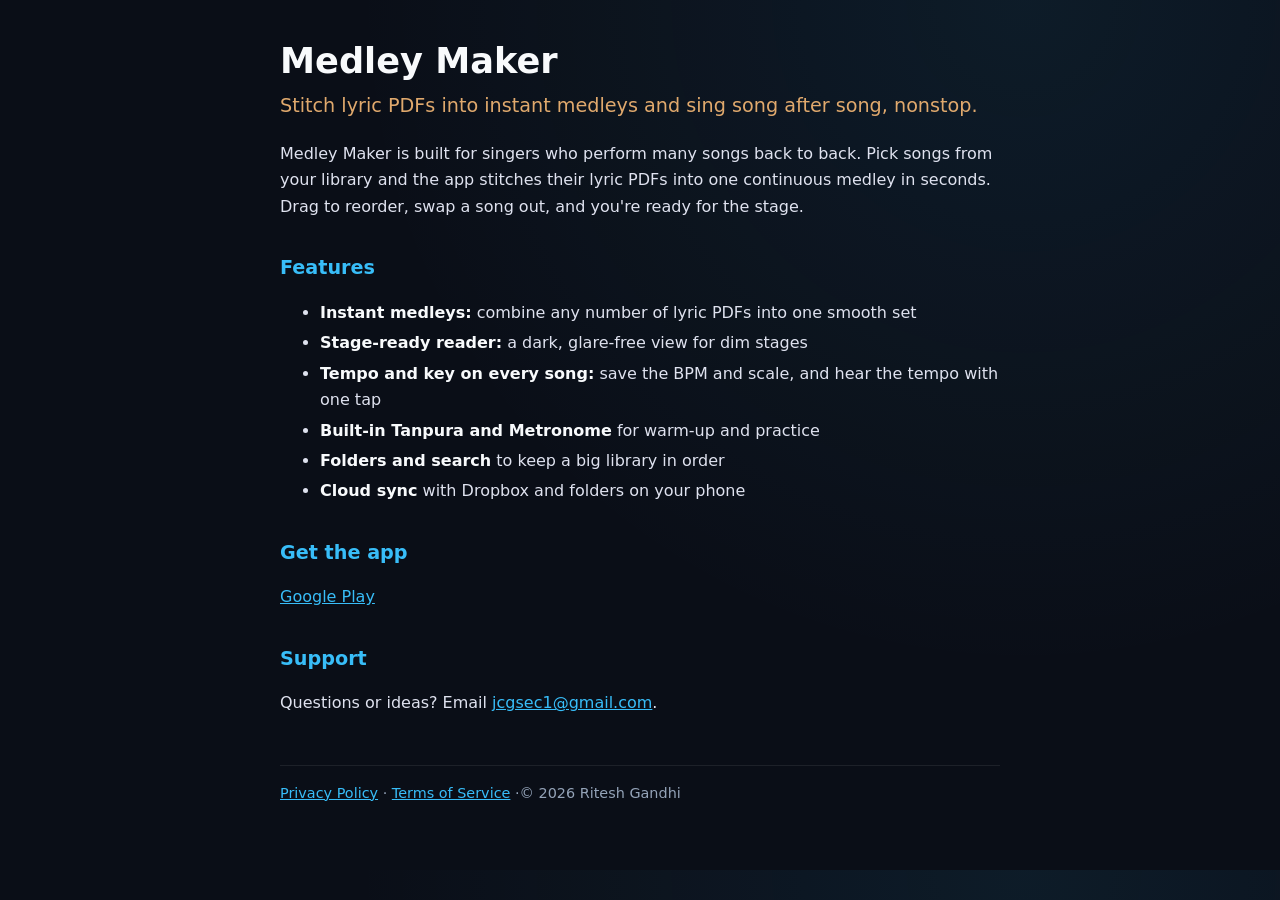
<file: index.html>
<!doctype html>
<html lang="en">
<head>
<meta charset="utf-8">
<meta name="viewport" content="width=device-width, initial-scale=1">
<title>Medley Maker</title>
<meta name="description" content="Stitch lyric PDFs into instant medleys and sing song after song nonstop.">
<link rel="stylesheet" href="style.css">
</head>
<body>
<main>
  <h1>Medley Maker</h1>
  <p class="lead">Stitch lyric PDFs into instant medleys and sing song after song, nonstop.</p>

  <p>Medley Maker is built for singers who perform many songs back to back. Pick songs from your library and the
  app stitches their lyric PDFs into one continuous medley in seconds. Drag to reorder, swap a song out, and
  you're ready for the stage.</p>

  <h2>Features</h2>
  <ul>
    <li><strong>Instant medleys:</strong> combine any number of lyric PDFs into one smooth set</li>
    <li><strong>Stage-ready reader:</strong> a dark, glare-free view for dim stages</li>
    <li><strong>Tempo and key on every song:</strong> save the BPM and scale, and hear the tempo with one tap</li>
    <li><strong>Built-in Tanpura and Metronome</strong> for warm-up and practice</li>
    <li><strong>Folders and search</strong> to keep a big library in order</li>
    <li><strong>Cloud sync</strong> with Dropbox and folders on your phone</li>
  </ul>

  <h2>Get the app</h2>
  <p><!-- replace with your store link once the app is live -->
    <a href="https://play.google.com/store/apps/details?id=in.riteshgandhi.medley_maker">Google Play</a></p>

  <h2>Support</h2>
  <p>Questions or ideas? Email <a href="mailto:jcgsec1@gmail.com">jcgsec1@gmail.com</a>.</p>

  <footer><a href="privacy.html">Privacy Policy</a> · <a href="terms.html">Terms of Service</a> ·© 2026 Ritesh Gandhi</footer>
</main>
</body>
</html>
</file>
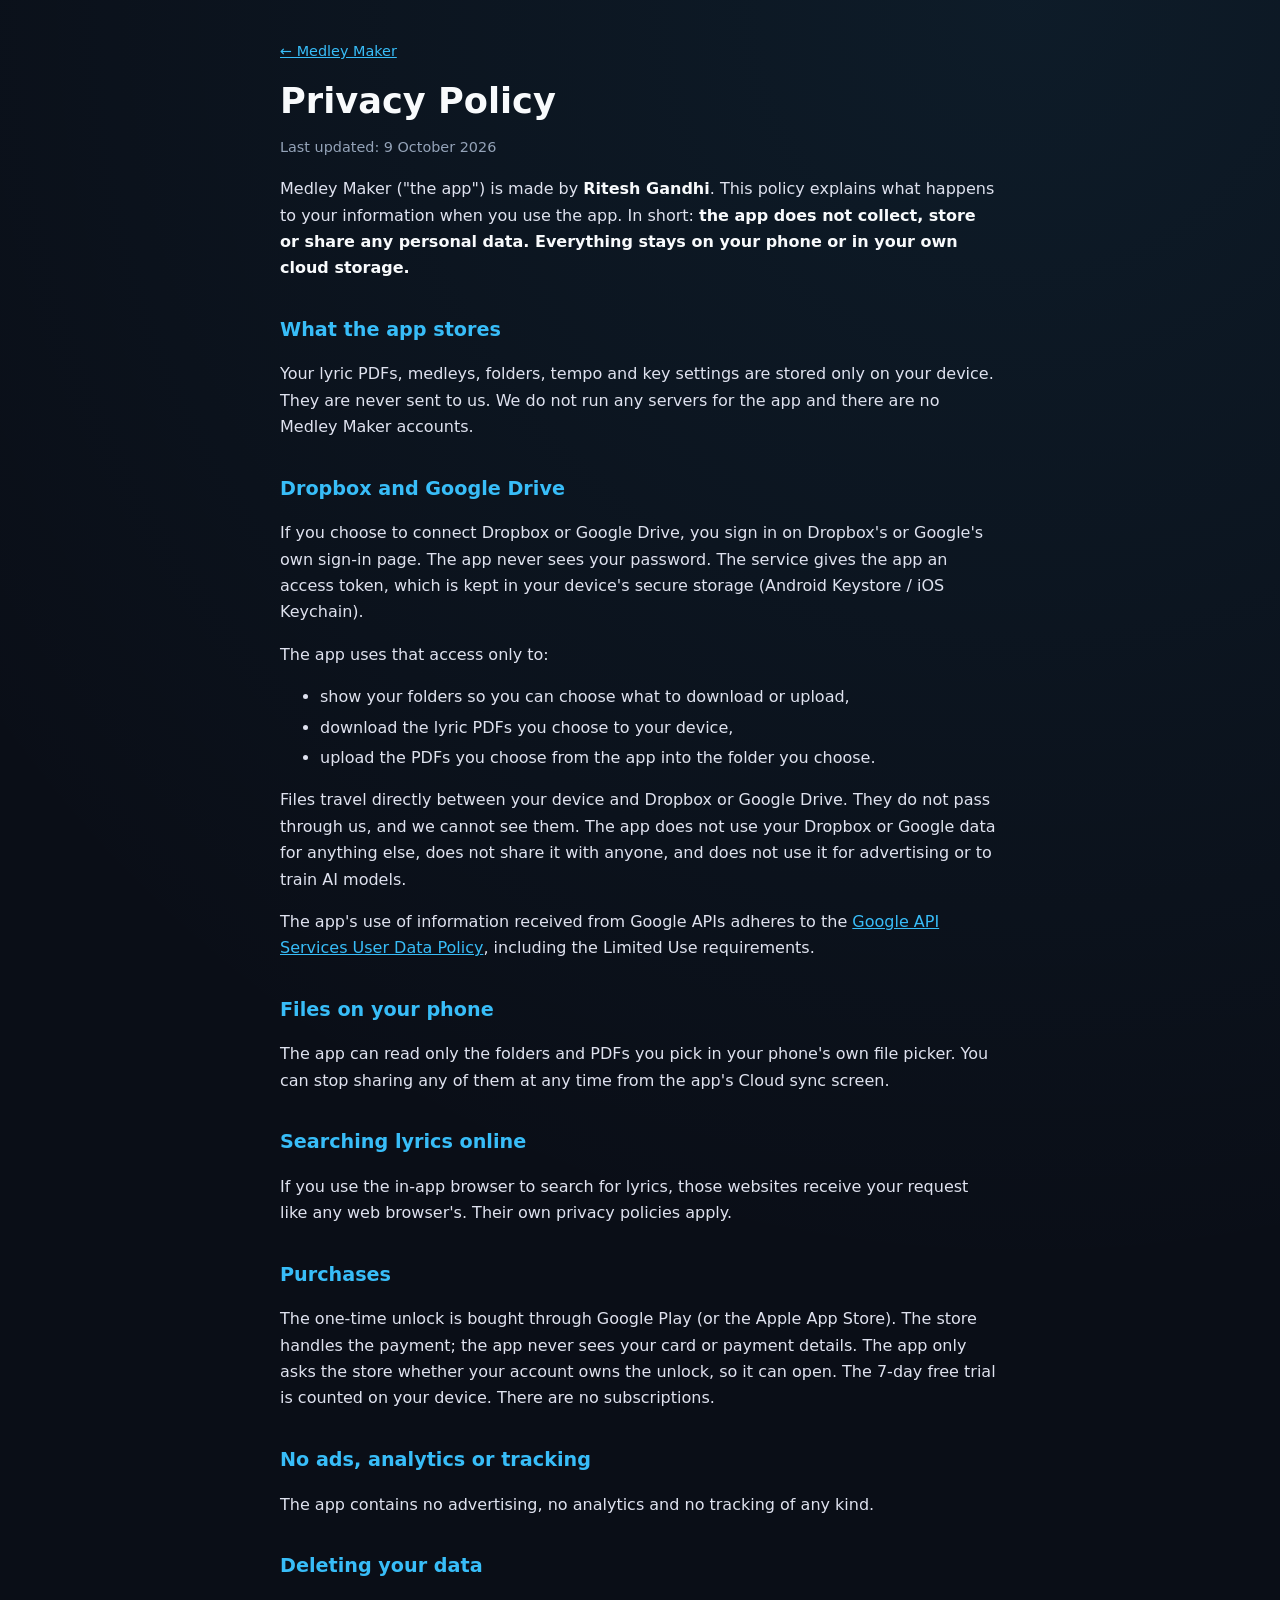
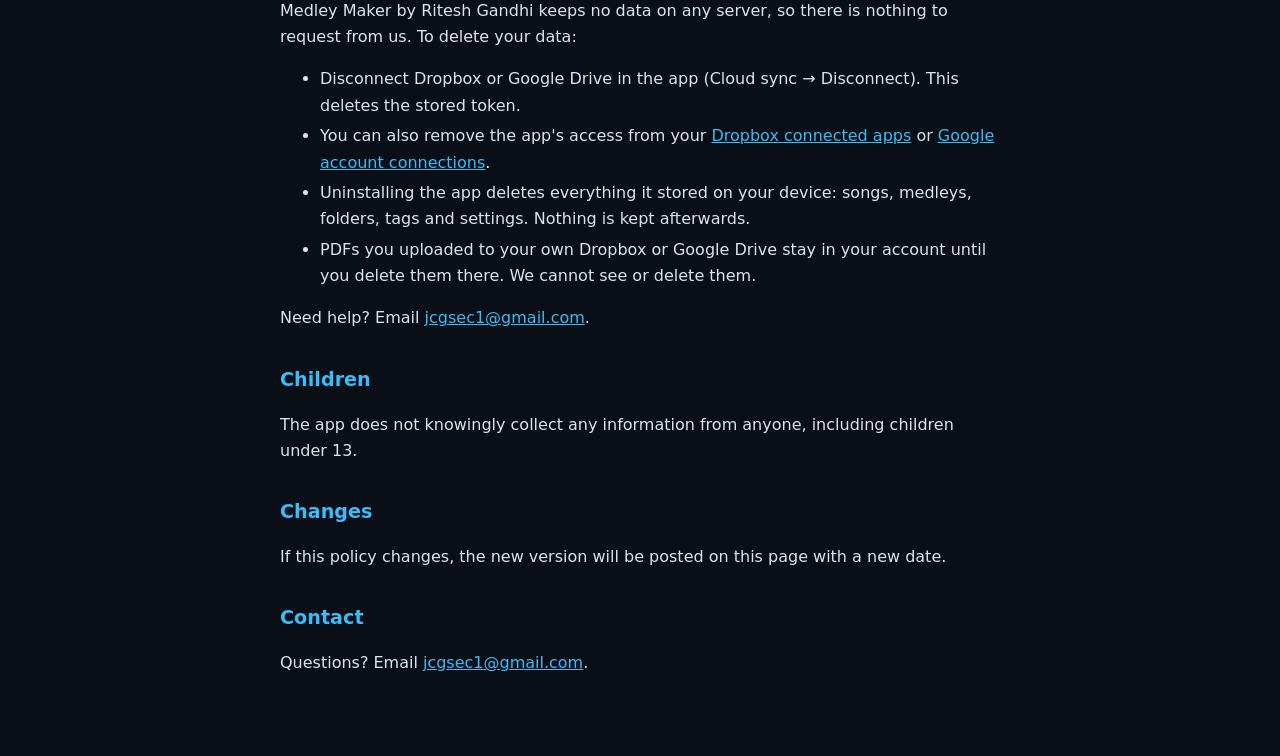
<file: privacy.html>
<!doctype html>
<html lang="en">
<head>
<meta charset="utf-8">
<meta name="viewport" content="width=device-width, initial-scale=1">
<title>Privacy Policy · Medley Maker</title>
<link rel="stylesheet" href="style.css">
</head>
<body>
<main>
  <p class="back"><a href="index.html">← Medley Maker</a></p>
  <h1>Privacy Policy</h1>
  <p class="muted">Last updated: 9 October 2026</p>

  <p>Medley Maker ("the app") is made by <strong>Ritesh Gandhi</strong>. This policy explains what happens to your
  information when you use the app. In short: <strong>the app does not collect, store or share any personal data.
  Everything stays on your phone or in your own cloud storage.</strong></p>

  <h2>What the app stores</h2>
  <p>Your lyric PDFs, medleys, folders, tempo and key settings are stored only on your device. They are never sent
  to us. We do not run any servers for the app and there are no Medley Maker accounts.</p>

  <h2>Dropbox and Google Drive</h2>
  <p>If you choose to connect Dropbox or Google Drive, you sign in on Dropbox's or Google's own sign-in page. The
  app never sees your password. The service gives the app an access token, which is kept in your device's secure
  storage (Android Keystore / iOS Keychain).</p>
  <p>The app uses that access only to:</p>
  <ul>
    <li>show your folders so you can choose what to download or upload,</li>
    <li>download the lyric PDFs you choose to your device,</li>
    <li>upload the PDFs you choose from the app into the folder you choose.</li>
  </ul>
  <p>Files travel directly between your device and Dropbox or Google Drive. They do not pass through us, and we
  cannot see them. The app does not use your Dropbox or Google data for anything else, does not share it with
  anyone, and does not use it for advertising or to train AI models.</p>
  <p>The app's use of information received from Google APIs adheres to the
  <a href="https://developers.google.com/terms/api-services-user-data-policy">Google API Services User Data
  Policy</a>, including the Limited Use requirements.</p>

  <h2>Files on your phone</h2>
  <p>The app can read only the folders and PDFs you pick in your phone's own file picker. You can stop sharing any of
  them at any time from the app's Cloud sync screen.</p>

  <h2>Searching lyrics online</h2>
  <p>If you use the in-app browser to search for lyrics, those websites receive your request like any web browser's.
  Their own privacy policies apply.</p>

  <h2>Purchases</h2>
  <p>The one-time unlock is bought through Google Play (or the Apple App Store). The store handles the payment; the
  app never sees your card or payment details. The app only asks the store whether your account owns the unlock, so
  it can open. The 7-day free trial is counted on your device. There are no subscriptions.</p>

  <h2>No ads, analytics or tracking</h2>
  <p>The app contains no advertising, no analytics and no tracking of any kind.</p>

  <h2 id="delete">Deleting your data</h2>
  <p>Medley Maker by Ritesh Gandhi keeps no data on any server, so there is nothing to request from us. To delete
  your data:</p>
  <ul>
    <li>Disconnect Dropbox or Google Drive in the app (Cloud sync → Disconnect). This deletes the stored token.</li>
    <li>You can also remove the app's access from your
      <a href="https://www.dropbox.com/account/connected_apps">Dropbox connected apps</a> or
      <a href="https://myaccount.google.com/connections">Google account connections</a>.</li>
    <li>Uninstalling the app deletes everything it stored on your device: songs, medleys, folders, tags and
      settings. Nothing is kept afterwards.</li>
    <li>PDFs you uploaded to your own Dropbox or Google Drive stay in your account until you delete them there. We
      cannot see or delete them.</li>
  </ul>
  <p>Need help? Email <a href="mailto:jcgsec1@gmail.com">jcgsec1@gmail.com</a>.</p>

  <h2>Children</h2>
  <p>The app does not knowingly collect any information from anyone, including children under 13.</p>

  <h2>Changes</h2>
  <p>If this policy changes, the new version will be posted on this page with a new date.</p>

  <h2>Contact</h2>
  <p>Questions? Email <a href="mailto:jcgsec1@gmail.com">jcgsec1@gmail.com</a>.</p>
</main>
</body>
</html>
</file>
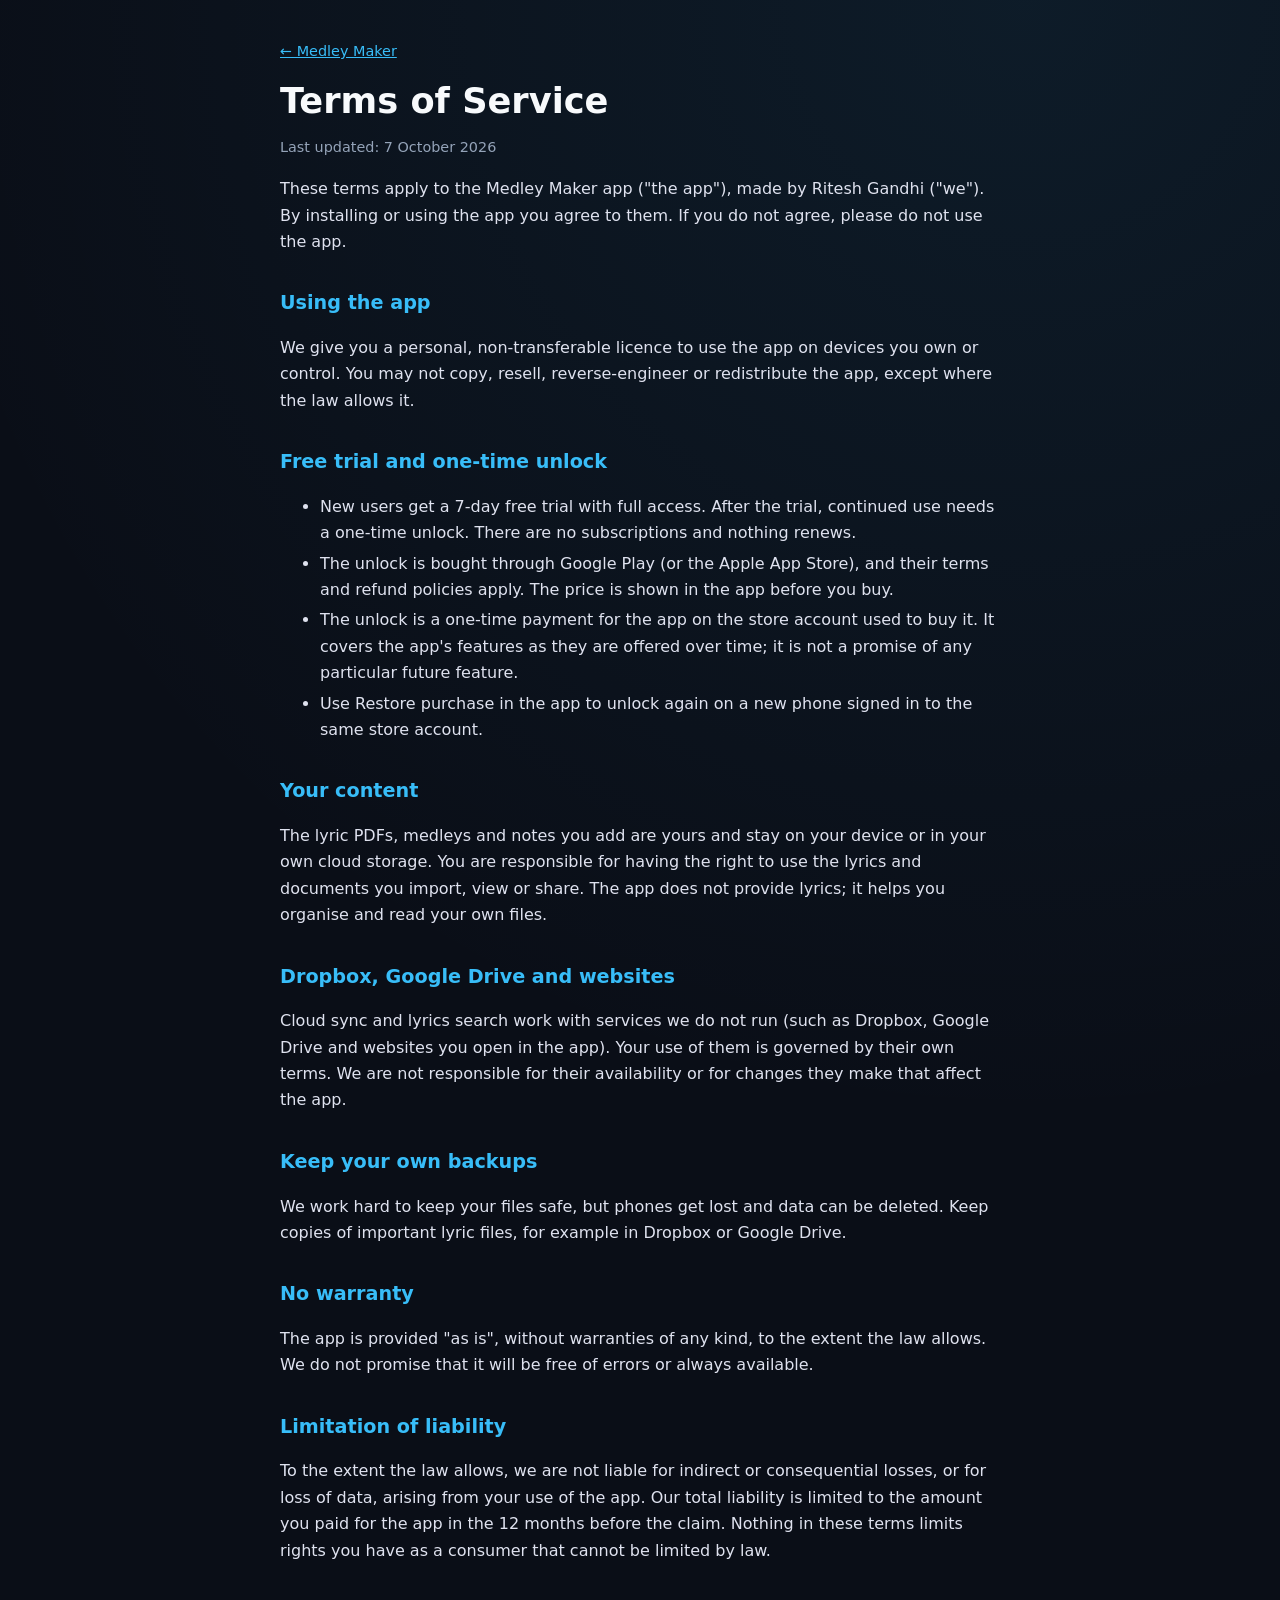
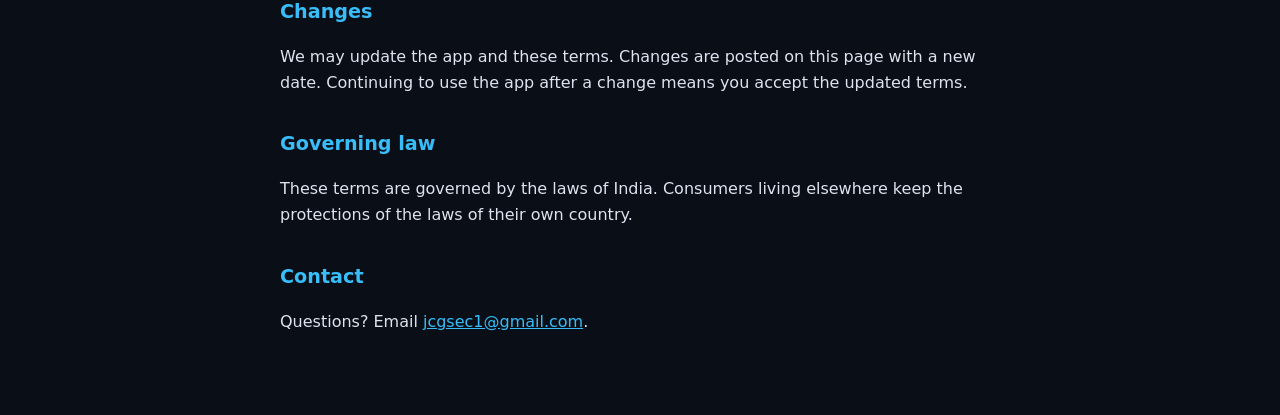
<file: terms.html>
<!doctype html>
<html lang="en">
<head>
<meta charset="utf-8">
<meta name="viewport" content="width=device-width, initial-scale=1">
<title>Terms of Service · Medley Maker</title>
<link rel="stylesheet" href="style.css">
</head>
<body>
<main>
  <p class="back"><a href="index.html">← Medley Maker</a></p>
  <h1>Terms of Service</h1>
  <p class="muted">Last updated: 7 October 2026</p>

  <p>These terms apply to the Medley Maker app ("the app"), made by Ritesh Gandhi ("we"). By installing or using the
  app you agree to them. If you do not agree, please do not use the app.</p>

  <h2>Using the app</h2>
  <p>We give you a personal, non-transferable licence to use the app on devices you own or control. You may not copy,
  resell, reverse-engineer or redistribute the app, except where the law allows it.</p>

  <h2>Free trial and one-time unlock</h2>
  <ul>
    <li>New users get a 7-day free trial with full access. After the trial, continued use needs a one-time unlock.
      There are no subscriptions and nothing renews.</li>
    <li>The unlock is bought through Google Play (or the Apple App Store), and their terms and refund policies apply.
      The price is shown in the app before you buy.</li>
    <li>The unlock is a one-time payment for the app on the store account used to buy it. It covers the app's
      features as they are offered over time; it is not a promise of any particular future feature.</li>
    <li>Use Restore purchase in the app to unlock again on a new phone signed in to the same store account.</li>
  </ul>

  <h2>Your content</h2>
  <p>The lyric PDFs, medleys and notes you add are yours and stay on your device or in your own cloud storage. You are
  responsible for having the right to use the lyrics and documents you import, view or share. The app does not provide
  lyrics; it helps you organise and read your own files.</p>

  <h2>Dropbox, Google Drive and websites</h2>
  <p>Cloud sync and lyrics search work with services we do not run (such as Dropbox, Google Drive and websites you
  open in the app). Your use of them is governed by their own terms. We are not responsible for their availability or
  for changes they make that affect the app.</p>

  <h2>Keep your own backups</h2>
  <p>We work hard to keep your files safe, but phones get lost and data can be deleted. Keep copies of important lyric
  files, for example in Dropbox or Google Drive.</p>

  <h2>No warranty</h2>
  <p>The app is provided "as is", without warranties of any kind, to the extent the law allows. We do not promise
  that it will be free of errors or always available.</p>

  <h2>Limitation of liability</h2>
  <p>To the extent the law allows, we are not liable for indirect or consequential losses, or for loss of data,
  arising from your use of the app. Our total liability is limited to the amount you paid for the app in the 12
  months before the claim. Nothing in these terms limits rights you have as a consumer that cannot be limited by law.</p>

  <h2>Changes</h2>
  <p>We may update the app and these terms. Changes are posted on this page with a new date. Continuing to use the app
  after a change means you accept the updated terms.</p>

  <h2>Governing law</h2>
  <p>These terms are governed by the laws of India. Consumers living elsewhere keep the protections of the laws of
  their own country.</p>

  <h2>Contact</h2>
  <p>Questions? Email <a href="mailto:jcgsec1@gmail.com">jcgsec1@gmail.com</a>.</p>
</main>
</body>
</html>
</file>
<file: style.css>
:root { color-scheme: dark; }
body {
  margin: 0;
  background: #0a0e17 radial-gradient(circle at 80% 0%, rgba(56, 189, 248, 0.08), transparent 50%);
  color: #dfe2ef;
  font: 16px/1.65 system-ui, -apple-system, "Segoe UI", Roboto, sans-serif;
}
main { max-width: 720px; margin: 0 auto; padding: 40px 16px 64px; }
h1 { font-size: 2.2rem; line-height: 1.2; margin: 0 0 8px; color: #f8fafc; }
h2 { font-size: 1.2rem; margin: 32px 0 8px; color: #38bdf8; }
a { color: #38bdf8; }
strong { color: #f8fafc; }
.lead { font-size: 1.2rem; color: #e0a96d; margin-top: 0; }
.muted { color: #94a3b8; font-size: 0.9rem; }
.back { margin: 0 0 16px; font-size: 0.9rem; }
li { margin-bottom: 4px; }
footer { margin-top: 48px; padding-top: 16px; border-top: 1px solid rgba(255, 255, 255, 0.08); color: #94a3b8; font-size: 0.9rem; }
</file>
